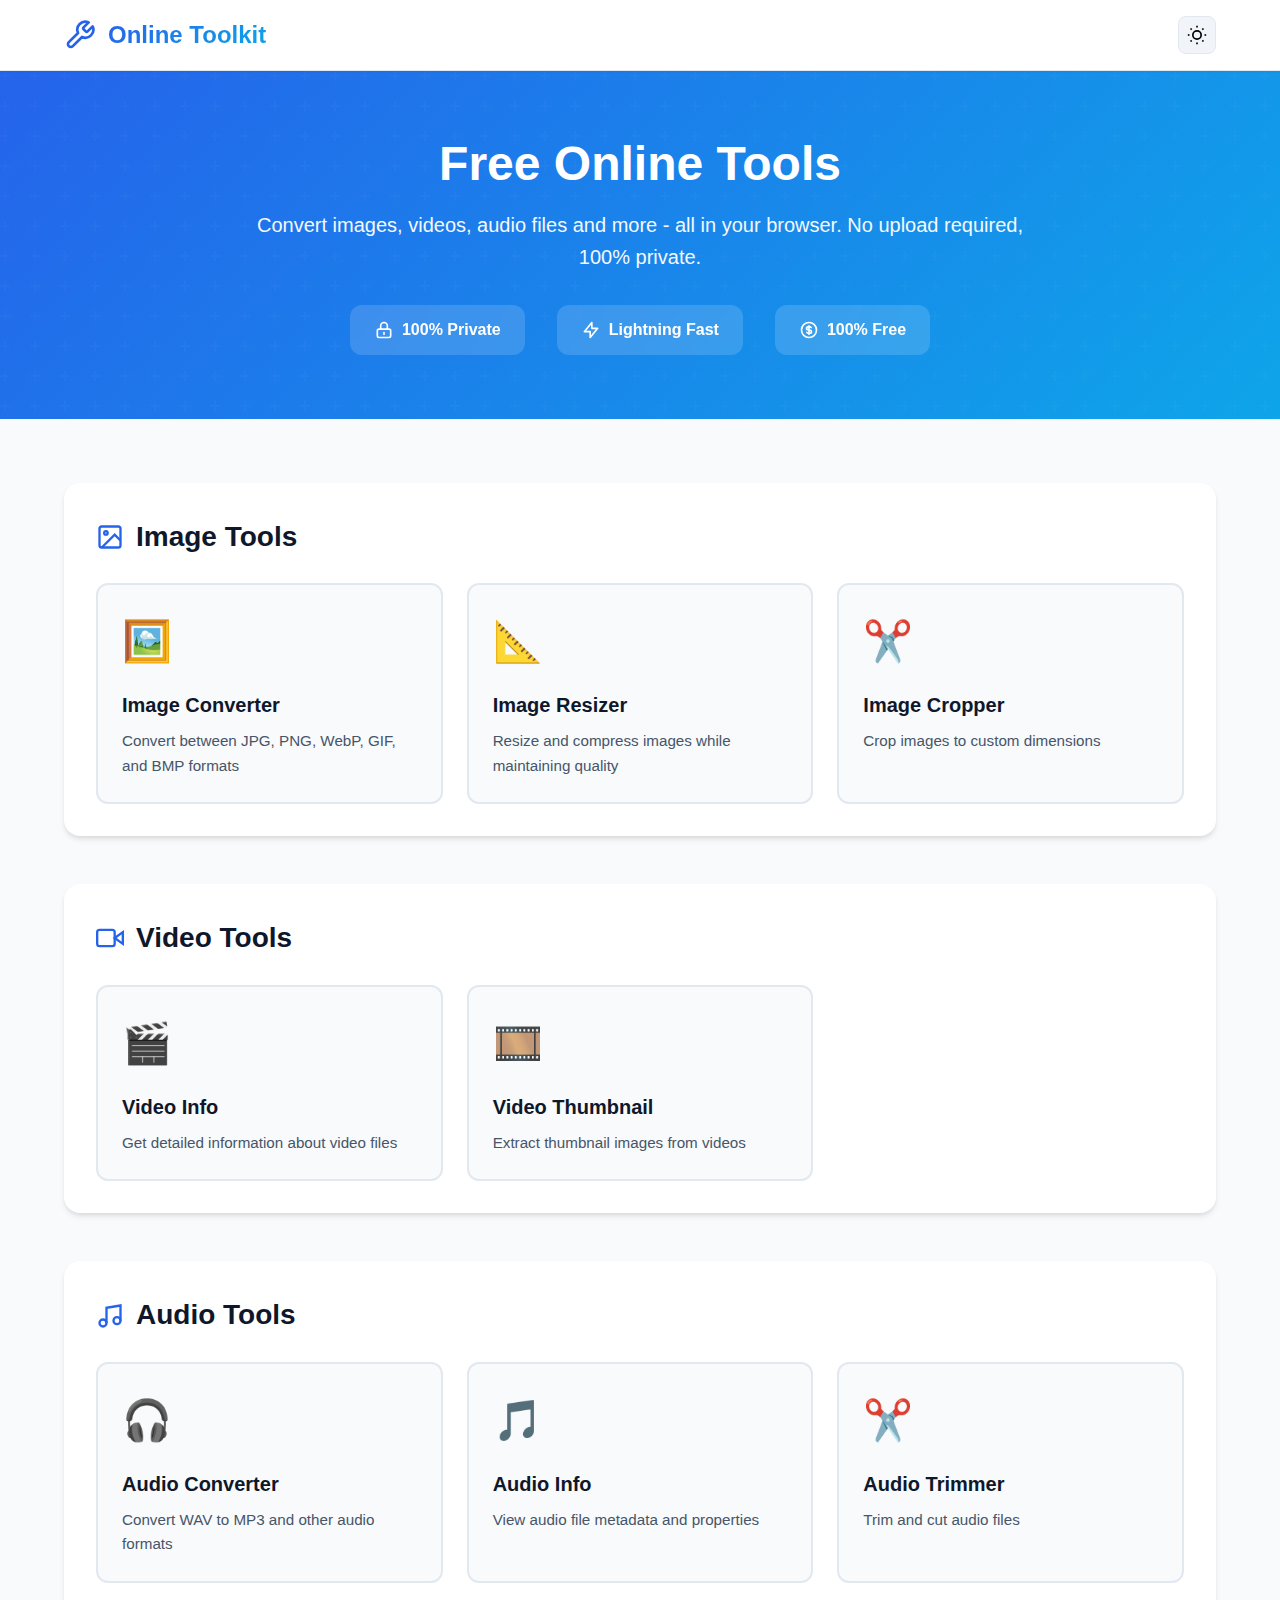
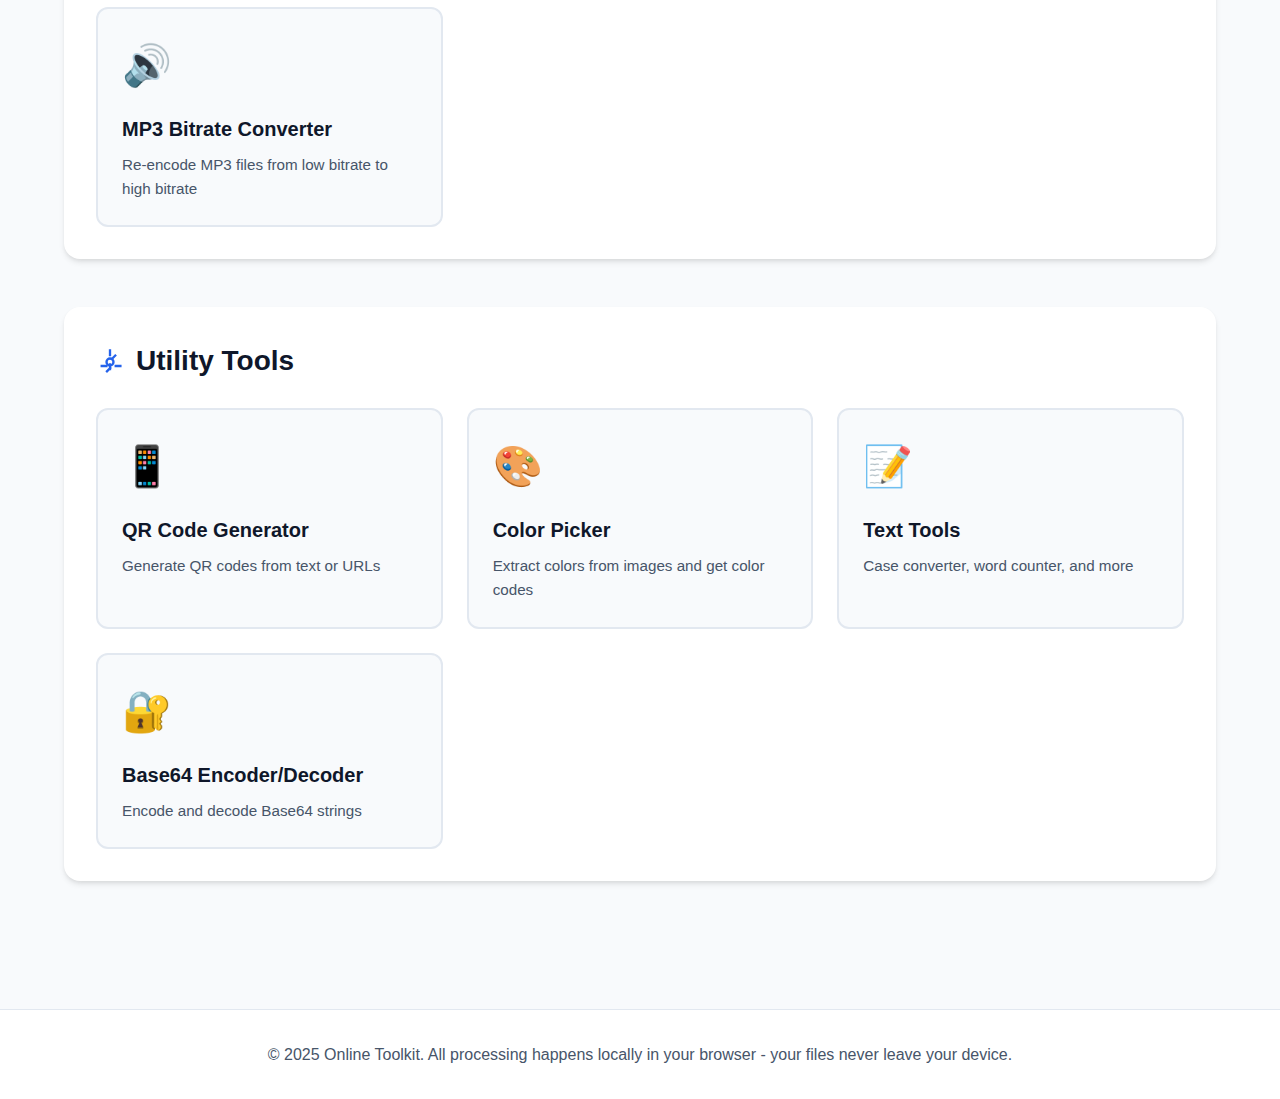
<file: index.html>
<!DOCTYPE html>
<html lang="en">
<head>
    <meta charset="UTF-8">
    <meta name="viewport" content="width=device-width, initial-scale=1.0">
    <meta name="description" content="Free online tools for image, video, and audio conversion. No upload required - all processing happens in your browser.">
    <title>Online Toolkit - Free Format Conversion Tools</title>
    <link rel="stylesheet" href="styles.css">
</head>
<body>
    <!-- Header -->
    <header class="header">
        <div class="container">
            <div class="header-content">
                <div class="logo">
                    <svg class="logo-icon" viewBox="0 0 24 24" fill="none" stroke="currentColor">
                        <path stroke-linecap="round" stroke-linejoin="round" stroke-width="2" d="M14.7 6.3a1 1 0 0 0 0 1.4l1.6 1.6a1 1 0 0 0 1.4 0l3.77-3.77a6 6 0 0 1-7.94 7.94l-6.91 6.91a2.12 2.12 0 0 1-3-3l6.91-6.91a6 6 0 0 1 7.94-7.94l-3.76 3.76z"></path>
                    </svg>
                    <span class="logo-text">Online Toolkit</span>
                </div>
                <nav class="nav">
                    <button class="theme-toggle" id="themeToggle" aria-label="Toggle theme">
                        <svg class="sun-icon" viewBox="0 0 24 24" fill="none" stroke="currentColor">
                            <circle cx="12" cy="12" r="5"></circle>
                            <line x1="12" y1="1" x2="12" y2="3"></line>
                            <line x1="12" y1="21" x2="12" y2="23"></line>
                            <line x1="4.22" y1="4.22" x2="5.64" y2="5.64"></line>
                            <line x1="18.36" y1="18.36" x2="19.78" y2="19.78"></line>
                            <line x1="1" y1="12" x2="3" y2="12"></line>
                            <line x1="21" y1="12" x2="23" y2="12"></line>
                            <line x1="4.22" y1="19.78" x2="5.64" y2="18.36"></line>
                            <line x1="18.36" y1="5.64" x2="19.78" y2="4.22"></line>
                        </svg>
                        <svg class="moon-icon" viewBox="0 0 24 24" fill="none" stroke="currentColor">
                            <path d="M21 12.79A9 9 0 1 1 11.21 3 7 7 0 0 0 21 12.79z"></path>
                        </svg>
                    </button>
                </nav>
            </div>
        </div>
    </header>

    <!-- Hero Section -->
    <section class="hero">
        <div class="container">
            <div class="hero-content">
                <h1 class="hero-title">Free Online Tools</h1>
                <p class="hero-subtitle">Convert images, videos, audio files and more - all in your browser. No upload required, 100% private.</p>
                <div class="hero-features">
                    <div class="feature-badge">
                        <svg viewBox="0 0 24 24" fill="none" stroke="currentColor">
                            <path stroke-linecap="round" stroke-linejoin="round" stroke-width="2" d="M12 15v2m-6 4h12a2 2 0 002-2v-6a2 2 0 00-2-2H6a2 2 0 00-2 2v6a2 2 0 002 2zm10-10V7a4 4 0 00-8 0v4h8z"></path>
                        </svg>
                        <span>100% Private</span>
                    </div>
                    <div class="feature-badge">
                        <svg viewBox="0 0 24 24" fill="none" stroke="currentColor">
                            <path stroke-linecap="round" stroke-linejoin="round" stroke-width="2" d="M13 10V3L4 14h7v7l9-11h-7z"></path>
                        </svg>
                        <span>Lightning Fast</span>
                    </div>
                    <div class="feature-badge">
                        <svg viewBox="0 0 24 24" fill="none" stroke="currentColor">
                            <path stroke-linecap="round" stroke-linejoin="round" stroke-width="2" d="M12 8c-1.657 0-3 .895-3 2s1.343 2 3 2 3 .895 3 2-1.343 2-3 2m0-8c1.11 0 2.08.402 2.599 1M12 8V7m0 1v8m0 0v1m0-1c-1.11 0-2.08-.402-2.599-1M21 12a9 9 0 11-18 0 9 9 0 0118 0z"></path>
                        </svg>
                        <span>100% Free</span>
                    </div>
                </div>
            </div>
        </div>
    </section>

    <!-- Tools Grid -->
    <section class="tools-section">
        <div class="container">
            <div class="tools-grid">
                <!-- Image Tools -->
                <div class="tool-category">
                    <h2 class="category-title">
                        <svg viewBox="0 0 24 24" fill="none" stroke="currentColor">
                            <rect x="3" y="3" width="18" height="18" rx="2" ry="2"></rect>
                            <circle cx="8.5" cy="8.5" r="1.5"></circle>
                            <polyline points="21 15 16 10 5 21"></polyline>
                        </svg>
                        Image Tools
                    </h2>
                    <div class="tool-cards">
                        <a href="tools/image-converter.html" class="tool-card">
                            <div class="tool-icon">🖼️</div>
                            <h3>Image Converter</h3>
                            <p>Convert between JPG, PNG, WebP, GIF, and BMP formats</p>
                        </a>
                        <a href="tools/image-resizer.html" class="tool-card">
                            <div class="tool-icon">📐</div>
                            <h3>Image Resizer</h3>
                            <p>Resize and compress images while maintaining quality</p>
                        </a>
                        <a href="tools/image-cropper.html" class="tool-card">
                            <div class="tool-icon">✂️</div>
                            <h3>Image Cropper</h3>
                            <p>Crop images to custom dimensions</p>
                        </a>
                    </div>
                </div>

                <!-- Video Tools -->
                <div class="tool-category">
                    <h2 class="category-title">
                        <svg viewBox="0 0 24 24" fill="none" stroke="currentColor">
                            <polygon points="23 7 16 12 23 17 23 7"></polygon>
                            <rect x="1" y="5" width="15" height="14" rx="2" ry="2"></rect>
                        </svg>
                        Video Tools
                    </h2>
                    <div class="tool-cards">
                        <a href="tools/video-info.html" class="tool-card">
                            <div class="tool-icon">🎬</div>
                            <h3>Video Info</h3>
                            <p>Get detailed information about video files</p>
                        </a>
                        <a href="tools/video-thumbnail.html" class="tool-card">
                            <div class="tool-icon">🎞️</div>
                            <h3>Video Thumbnail</h3>
                            <p>Extract thumbnail images from videos</p>
                        </a>
                    </div>
                </div>

                <!-- Audio Tools -->
                <div class="tool-category">
                    <h2 class="category-title">
                        <svg viewBox="0 0 24 24" fill="none" stroke="currentColor">
                            <path d="M9 18V5l12-2v13"></path>
                            <circle cx="6" cy="18" r="3"></circle>
                            <circle cx="18" cy="16" r="3"></circle>
                        </svg>
                        Audio Tools
                    </h2>
                    <div class="tool-cards">
                        <a href="tools/audio-converter.html" class="tool-card">
                            <div class="tool-icon">🎧</div>
                            <h3>Audio Converter</h3>
                            <p>Convert WAV to MP3 and other audio formats</p>
                        </a>
                        <a href="tools/audio-info.html" class="tool-card">
                            <div class="tool-icon">🎵</div>
                            <h3>Audio Info</h3>
                            <p>View audio file metadata and properties</p>
                        </a>
                        <a href="tools/audio-trimmer.html" class="tool-card">
                            <div class="tool-icon">✂️</div>
                            <h3>Audio Trimmer</h3>
                            <p>Trim and cut audio files</p>
                        </a>
                        <a href="tools/mp3-bitrate-converter.html" class="tool-card">
                            <div class="tool-icon">🔊</div>
                            <h3>MP3 Bitrate Converter</h3>
                            <p>Re-encode MP3 files from low bitrate to high bitrate</p>
                        </a>
                    </div>
                </div>

                <!-- Utility Tools -->
                <div class="tool-category">
                    <h2 class="category-title">
                        <svg viewBox="0 0 24 24" fill="none" stroke="currentColor">
                            <circle cx="12" cy="12" r="3"></circle>
                            <path d="M12 1v6m0 6v6m5.196-13.196l-4.242 4.242m0 6.364l-4.242 4.242m13.196-5.196l-6-0.001m-6 0l-6 0"></path>
                        </svg>
                        Utility Tools
                    </h2>
                    <div class="tool-cards">
                        <a href="tools/qr-generator.html" class="tool-card">
                            <div class="tool-icon">📱</div>
                            <h3>QR Code Generator</h3>
                            <p>Generate QR codes from text or URLs</p>
                        </a>
                        <a href="tools/color-picker.html" class="tool-card">
                            <div class="tool-icon">🎨</div>
                            <h3>Color Picker</h3>
                            <p>Extract colors from images and get color codes</p>
                        </a>
                        <a href="tools/text-tools.html" class="tool-card">
                            <div class="tool-icon">📝</div>
                            <h3>Text Tools</h3>
                            <p>Case converter, word counter, and more</p>
                        </a>
                        <a href="tools/base64.html" class="tool-card">
                            <div class="tool-icon">🔐</div>
                            <h3>Base64 Encoder/Decoder</h3>
                            <p>Encode and decode Base64 strings</p>
                        </a>
                    </div>
                </div>
            </div>
        </div>
    </section>

    <!-- Footer -->
    <footer class="footer">
        <div class="container">
            <p>&copy; 2025 Online Toolkit. All processing happens locally in your browser - your files never leave your device.</p>
        </div>
    </footer>

    <script src="shared.js"></script>
</body>
</html>
</file>
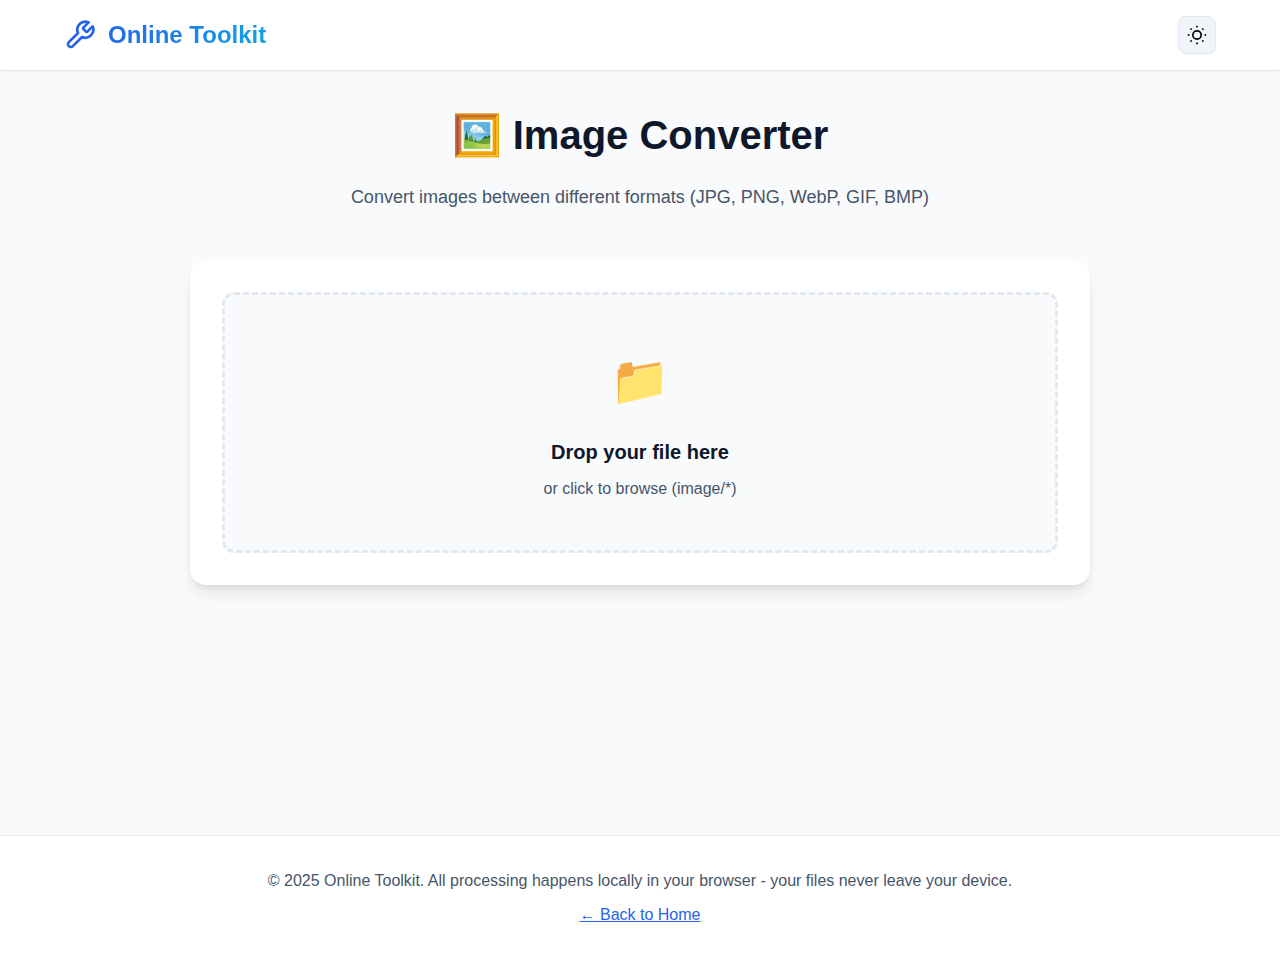
<file: tools/image-converter.html>
<!DOCTYPE html>
<html lang="en">
<head>
    <meta charset="UTF-8">
    <meta name="viewport" content="width=device-width, initial-scale=1.0">
    <meta name="description" content="Free online image converter - Convert between JPG, PNG, WebP, GIF, and BMP formats">
    <title>Image Converter - Online Toolkit</title>
    <link rel="stylesheet" href="../styles.css">
</head>
<body>
    <!-- Header -->
    <header class="header">
        <div class="container">
            <div class="header-content">
                <a href="../index.html" class="logo" style="text-decoration: none;">
                    <svg class="logo-icon" viewBox="0 0 24 24" fill="none" stroke="currentColor">
                        <path stroke-linecap="round" stroke-linejoin="round" stroke-width="2" d="M14.7 6.3a1 1 0 0 0 0 1.4l1.6 1.6a1 1 0 0 0 1.4 0l3.77-3.77a6 6 0 0 1-7.94 7.94l-6.91 6.91a2.12 2.12 0 0 1-3-3l6.91-6.91a6 6 0 0 1 7.94-7.94l-3.76 3.76z"></path>
                    </svg>
                    <span class="logo-text">Online Toolkit</span>
                </a>
                <nav class="nav">
                    <button class="theme-toggle" id="themeToggle" aria-label="Toggle theme">
                        <svg class="sun-icon" viewBox="0 0 24 24" fill="none" stroke="currentColor">
                            <circle cx="12" cy="12" r="5"></circle>
                            <line x1="12" y1="1" x2="12" y2="3"></line>
                            <line x1="12" y1="21" x2="12" y2="23"></line>
                            <line x1="4.22" y1="4.22" x2="5.64" y2="5.64"></line>
                            <line x1="18.36" y1="18.36" x2="19.78" y2="19.78"></line>
                            <line x1="1" y1="12" x2="3" y2="12"></line>
                            <line x1="21" y1="12" x2="23" y2="12"></line>
                            <line x1="4.22" y1="19.78" x2="5.64" y2="18.36"></line>
                            <line x1="18.36" y1="5.64" x2="19.78" y2="4.22"></line>
                        </svg>
                        <svg class="moon-icon" viewBox="0 0 24 24" fill="none" stroke="currentColor">
                            <path d="M21 12.79A9 9 0 1 1 11.21 3 7 7 0 0 0 21 12.79z"></path>
                        </svg>
                    </button>
                </nav>
            </div>
        </div>
    </header>

    <!-- Tool Content -->
    <section class="tool-page">
        <div class="container">
            <div class="tool-header">
                <h1>🖼️ Image Converter</h1>
                <p>Convert images between different formats (JPG, PNG, WebP, GIF, BMP)</p>
            </div>

            <div id="toolContent" class="tool-content"></div>
        </div>
    </section>

    <!-- Footer -->
    <footer class="footer">
        <div class="container">
            <p>&copy; 2025 Online Toolkit. All processing happens locally in your browser - your files never leave your device.</p>
            <p class="mt-1"><a href="../index.html" style="color: var(--primary);">← Back to Home</a></p>
        </div>
    </footer>

    <script src="../shared.js"></script>
    <script src="image-converter.js"></script>
</body>
</html>
</file>
<file: styles.css>
:root {
    --primary: #2563eb;
    --primary-dark: #1d4ed8;
    --primary-light: #3b82f6;
    --secondary: #0ea5e9;
    --success: #10b981;
    --warning: #f59e0b;
    --danger: #ef4444;
    --bg-primary: #ffffff;
    --bg-secondary: #f8fafc;
    --bg-tertiary: #f1f5f9;
    --text-primary: #0f172a;
    --text-secondary: #475569;
    --text-tertiary: #94a3b8;
    --border: #e2e8f0;
    --shadow-sm: 0 1px 2px 0 rgba(0, 0, 0, 0.05);
    --shadow-md: 0 4px 6px -1px rgba(0, 0, 0, 0.1), 0 2px 4px -1px rgba(0, 0, 0, 0.06);
    --shadow-lg: 0 10px 15px -3px rgba(0, 0, 0, 0.1), 0 4px 6px -2px rgba(0, 0, 0, 0.05);
    --shadow-xl: 0 20px 25px -5px rgba(0, 0, 0, 0.1), 0 10px 10px -5px rgba(0, 0, 0, 0.04);
    --radius-sm: 0.375rem;
    --radius-md: 0.5rem;
    --radius-lg: 0.75rem;
    --radius-xl: 1rem;
}

[data-theme="dark"] {
    --bg-primary: #0f172a;
    --bg-secondary: #1e293b;
    --bg-tertiary: #334155;
    --text-primary: #f8fafc;
    --text-secondary: #cbd5e1;
    --text-tertiary: #64748b;
    --border: #334155;
    --shadow-sm: 0 1px 2px 0 rgba(0, 0, 0, 0.3);
    --shadow-md: 0 4px 6px -1px rgba(0, 0, 0, 0.4), 0 2px 4px -1px rgba(0, 0, 0, 0.3);
    --shadow-lg: 0 10px 15px -3px rgba(0, 0, 0, 0.4), 0 4px 6px -2px rgba(0, 0, 0, 0.3);
    --shadow-xl: 0 20px 25px -5px rgba(0, 0, 0, 0.4), 0 10px 10px -5px rgba(0, 0, 0, 0.3);
}

* {
    margin: 0;
    padding: 0;
    box-sizing: border-box;
}

body {
    font-family: -apple-system, BlinkMacSystemFont, 'Segoe UI', Roboto, 'Helvetica Neue', Arial, sans-serif;
    background: var(--bg-secondary);
    color: var(--text-primary);
    line-height: 1.6;
    transition: background-color 0.3s ease, color 0.3s ease;
}

.container {
    max-width: 1200px;
    margin: 0 auto;
    padding: 0 1.5rem;
}

/* Header */
.header {
    background: var(--bg-primary);
    border-bottom: 1px solid var(--border);
    position: sticky;
    top: 0;
    z-index: 100;
    backdrop-filter: blur(10px);
    box-shadow: var(--shadow-sm);
}

.header-content {
    display: flex;
    justify-content: space-between;
    align-items: center;
    padding: 1rem 0;
}

.logo {
    display: flex;
    align-items: center;
    gap: 0.75rem;
    font-size: 1.5rem;
    font-weight: 700;
    color: var(--primary);
}

.logo-icon {
    width: 32px;
    height: 32px;
}

.logo-text {
    background: linear-gradient(135deg, var(--primary) 0%, var(--secondary) 100%);
    -webkit-background-clip: text;
    -webkit-text-fill-color: transparent;
    background-clip: text;
}

.theme-toggle {
    background: var(--bg-tertiary);
    border: 1px solid var(--border);
    border-radius: var(--radius-md);
    padding: 0.5rem;
    cursor: pointer;
    display: flex;
    align-items: center;
    justify-content: center;
    transition: all 0.3s ease;
}

.theme-toggle:hover {
    background: var(--bg-secondary);
    transform: scale(1.05);
}

.theme-toggle svg {
    width: 20px;
    height: 20px;
    stroke-width: 2;
}

.sun-icon {
    display: block;
}

.moon-icon {
    display: none;
}

[data-theme="dark"] .sun-icon {
    display: none;
}

[data-theme="dark"] .moon-icon {
    display: block;
}

/* Hero */
.hero {
    background: linear-gradient(135deg, var(--primary) 0%, var(--secondary) 100%);
    color: white;
    padding: 4rem 0;
    position: relative;
    overflow: hidden;
}

.hero::before {
    content: '';
    position: absolute;
    top: 0;
    left: 0;
    right: 0;
    bottom: 0;
    background: url("data:image/svg+xml,%3Csvg width='60' height='60' viewBox='0 0 60 60' xmlns='http://www.w3.org/2000/svg'%3E%3Cg fill='none' fill-rule='evenodd'%3E%3Cg fill='%23ffffff' fill-opacity='0.05'%3E%3Cpath d='M36 34v-4h-2v4h-4v2h4v4h2v-4h4v-2h-4zm0-30V0h-2v4h-4v2h4v4h2V6h4V4h-4zM6 34v-4H4v4H0v2h4v4h2v-4h4v-2H6zM6 4V0H4v4H0v2h4v4h2V6h4V4H6z'/%3E%3C/g%3E%3C/g%3E%3C/svg%3E");
    opacity: 0.4;
}

.hero-content {
    position: relative;
    text-align: center;
    max-width: 800px;
    margin: 0 auto;
}

.hero-title {
    font-size: 3rem;
    font-weight: 800;
    margin-bottom: 1rem;
    line-height: 1.2;
}

.hero-subtitle {
    font-size: 1.25rem;
    opacity: 0.95;
    margin-bottom: 2rem;
}

.hero-features {
    display: flex;
    justify-content: center;
    gap: 2rem;
    flex-wrap: wrap;
}

.feature-badge {
    display: flex;
    align-items: center;
    gap: 0.5rem;
    background: rgba(255, 255, 255, 0.15);
    padding: 0.75rem 1.5rem;
    border-radius: var(--radius-lg);
    backdrop-filter: blur(10px);
    font-weight: 600;
}

.feature-badge svg {
    width: 20px;
    height: 20px;
}

/* Tools Section */
.tools-section {
    padding: 4rem 0;
}

.tools-grid {
    display: flex;
    flex-direction: column;
    gap: 3rem;
}

.tool-category {
    background: var(--bg-primary);
    border-radius: var(--radius-xl);
    padding: 2rem;
    box-shadow: var(--shadow-md);
}

.category-title {
    display: flex;
    align-items: center;
    gap: 0.75rem;
    font-size: 1.75rem;
    margin-bottom: 1.5rem;
    color: var(--text-primary);
}

.category-title svg {
    width: 28px;
    height: 28px;
    stroke: var(--primary);
    stroke-width: 2;
}

.tool-cards {
    display: grid;
    grid-template-columns: repeat(auto-fill, minmax(280px, 1fr));
    gap: 1.5rem;
}

.tool-card {
    background: var(--bg-secondary);
    border: 2px solid var(--border);
    border-radius: var(--radius-lg);
    padding: 1.5rem;
    cursor: pointer;
    transition: all 0.3s ease;
    position: relative;
    overflow: hidden;
    text-decoration: none;
    color: inherit;
    display: block;
}

.tool-card::before {
    content: '';
    position: absolute;
    top: 0;
    left: 0;
    right: 0;
    height: 4px;
    background: linear-gradient(90deg, var(--primary), var(--secondary));
    transform: scaleX(0);
    transition: transform 0.3s ease;
}

.tool-card:hover {
    transform: translateY(-4px);
    box-shadow: var(--shadow-lg);
    border-color: var(--primary);
}

.tool-card:hover::before {
    transform: scaleX(1);
}

.tool-icon {
    font-size: 2.5rem;
    margin-bottom: 1rem;
}

.tool-card h3 {
    font-size: 1.25rem;
    margin-bottom: 0.5rem;
    color: var(--text-primary);
}

.tool-card p {
    color: var(--text-secondary);
    font-size: 0.95rem;
}

/* Modal */
.modal {
    position: fixed;
    inset: 0;
    z-index: 1000;
    display: none;
    align-items: center;
    justify-content: center;
    padding: 1rem;
}

.modal.active {
    display: flex;
}

.modal-overlay {
    position: absolute;
    inset: 0;
    background: rgba(0, 0, 0, 0.7);
    backdrop-filter: blur(4px);
    animation: fadeIn 0.3s ease;
}

.modal-content {
    position: relative;
    background: var(--bg-primary);
    border-radius: var(--radius-xl);
    max-width: 900px;
    width: 100%;
    max-height: 90vh;
    overflow-y: auto;
    box-shadow: var(--shadow-xl);
    animation: slideUp 0.3s ease;
}

.modal-close {
    position: absolute;
    top: 1rem;
    right: 1rem;
    background: var(--bg-tertiary);
    border: 1px solid var(--border);
    border-radius: var(--radius-md);
    padding: 0.5rem;
    cursor: pointer;
    z-index: 10;
    transition: all 0.3s ease;
}

.modal-close:hover {
    background: var(--danger);
    border-color: var(--danger);
    transform: rotate(90deg);
}

.modal-close svg {
    width: 20px;
    height: 20px;
    stroke: var(--text-primary);
    stroke-width: 2;
}

.modal-close:hover svg {
    stroke: white;
}

/* Tool Container */
#toolContainer {
    padding: 2rem;
}

.tool-header {
    margin-bottom: 2rem;
}

.tool-header h2 {
    font-size: 2rem;
    margin-bottom: 0.5rem;
    color: var(--text-primary);
}

.tool-header p {
    color: var(--text-secondary);
}

/* Upload Area */
.upload-area {
    border: 3px dashed var(--border);
    border-radius: var(--radius-lg);
    padding: 3rem;
    text-align: center;
    cursor: pointer;
    transition: all 0.3s ease;
    background: var(--bg-secondary);
}

.upload-area:hover,
.upload-area.drag-over {
    border-color: var(--primary);
    background: var(--bg-tertiary);
}

.upload-icon {
    font-size: 3rem;
    margin-bottom: 1rem;
}

.upload-area h3 {
    font-size: 1.25rem;
    margin-bottom: 0.5rem;
    color: var(--text-primary);
}

.upload-area p {
    color: var(--text-secondary);
}

.file-input {
    display: none;
}

/* Controls */
.controls {
    display: flex;
    flex-direction: column;
    gap: 1rem;
    margin: 2rem 0;
}

.control-group {
    display: flex;
    flex-direction: column;
    gap: 0.5rem;
}

.control-group label {
    font-weight: 600;
    color: var(--text-primary);
}

.control-group select,
.control-group input,
.control-group textarea {
    padding: 0.75rem;
    border: 2px solid var(--border);
    border-radius: var(--radius-md);
    background: var(--bg-secondary);
    color: var(--text-primary);
    font-size: 1rem;
    transition: all 0.3s ease;
}

.control-group select:focus,
.control-group input:focus,
.control-group textarea:focus {
    outline: none;
    border-color: var(--primary);
    box-shadow: 0 0 0 3px rgba(99, 102, 241, 0.1);
}

/* Buttons */
.btn {
    padding: 0.75rem 1.5rem;
    border: none;
    border-radius: var(--radius-md);
    font-size: 1rem;
    font-weight: 600;
    cursor: pointer;
    transition: all 0.3s ease;
    display: inline-flex;
    align-items: center;
    justify-content: center;
    gap: 0.5rem;
}

.btn-primary {
    background: linear-gradient(135deg, var(--primary) 0%, var(--primary-dark) 100%);
    color: white;
}

.btn-primary:hover {
    transform: translateY(-2px);
    box-shadow: var(--shadow-lg);
}

.btn-secondary {
    background: var(--bg-tertiary);
    color: var(--text-primary);
    border: 2px solid var(--border);
}

.btn-secondary:hover {
    background: var(--bg-secondary);
}

.btn:disabled {
    opacity: 0.5;
    cursor: not-allowed;
}

/* Preview */
.preview-area {
    margin-top: 2rem;
    padding: 1.5rem;
    background: var(--bg-secondary);
    border-radius: var(--radius-lg);
    border: 2px solid var(--border);
}

.preview-area h3 {
    margin-bottom: 1rem;
    color: var(--text-primary);
}

.preview-image,
.preview-video,
.preview-audio {
    max-width: 100%;
    border-radius: var(--radius-md);
    margin-top: 1rem;
}

.preview-canvas {
    max-width: 100%;
    border-radius: var(--radius-md);
    border: 1px solid var(--border);
}

/* Progress */
.progress-bar {
    width: 100%;
    height: 8px;
    background: var(--bg-tertiary);
    border-radius: 999px;
    overflow: hidden;
    margin: 1rem 0;
}

.progress-fill {
    height: 100%;
    background: linear-gradient(90deg, var(--primary), var(--secondary));
    border-radius: 999px;
    transition: width 0.3s ease;
    width: 0%;
}

/* Info Display */
.info-grid {
    display: grid;
    grid-template-columns: repeat(auto-fit, minmax(200px, 1fr));
    gap: 1rem;
    margin-top: 1rem;
}

.info-item {
    background: var(--bg-tertiary);
    padding: 1rem;
    border-radius: var(--radius-md);
}

.info-item label {
    display: block;
    font-size: 0.875rem;
    color: var(--text-tertiary);
    margin-bottom: 0.25rem;
}

.info-item span {
    font-weight: 600;
    color: var(--text-primary);
}

/* Footer */
.footer {
    background: var(--bg-primary);
    border-top: 1px solid var(--border);
    padding: 2rem 0;
    margin-top: 4rem;
    text-align: center;
    color: var(--text-secondary);
}

/* Animations */
@keyframes fadeIn {
    from { opacity: 0; }
    to { opacity: 1; }
}

@keyframes slideUp {
    from {
        opacity: 0;
        transform: translateY(20px);
    }
    to {
        opacity: 1;
        transform: translateY(0);
    }
}

/* Responsive */
@media (max-width: 768px) {
    .hero-title {
        font-size: 2rem;
    }

    .hero-subtitle {
        font-size: 1rem;
    }

    .hero-features {
        flex-direction: column;
        gap: 1rem;
    }

    .tool-cards {
        grid-template-columns: 1fr;
    }

    .modal-content {
        margin: 0;
        border-radius: 0;
        max-height: 100vh;
    }
}

/* Utility Classes */
.mt-1 { margin-top: 0.5rem; }
.mt-2 { margin-top: 1rem; }
.mt-3 { margin-top: 1.5rem; }
.mb-1 { margin-bottom: 0.5rem; }
.mb-2 { margin-bottom: 1rem; }
.mb-3 { margin-bottom: 1.5rem; }
.text-center { text-align: center; }
.hidden { display: none; }

/* Tool Page Styles */
.tool-page {
    min-height: calc(100vh - 200px);
    padding: 2rem 0;
}

.tool-page .tool-header {
    text-align: center;
    margin-bottom: 3rem;
}

.tool-page .tool-header h1 {
    font-size: 2.5rem;
    margin-bottom: 1rem;
    color: var(--text-primary);
}

.tool-page .tool-header p {
    font-size: 1.125rem;
    color: var(--text-secondary);
}

.tool-content {
    max-width: 900px;
    margin: 0 auto;
    background: var(--bg-primary);
    border-radius: var(--radius-xl);
    padding: 2rem;
    box-shadow: var(--shadow-lg);
}
</file>
